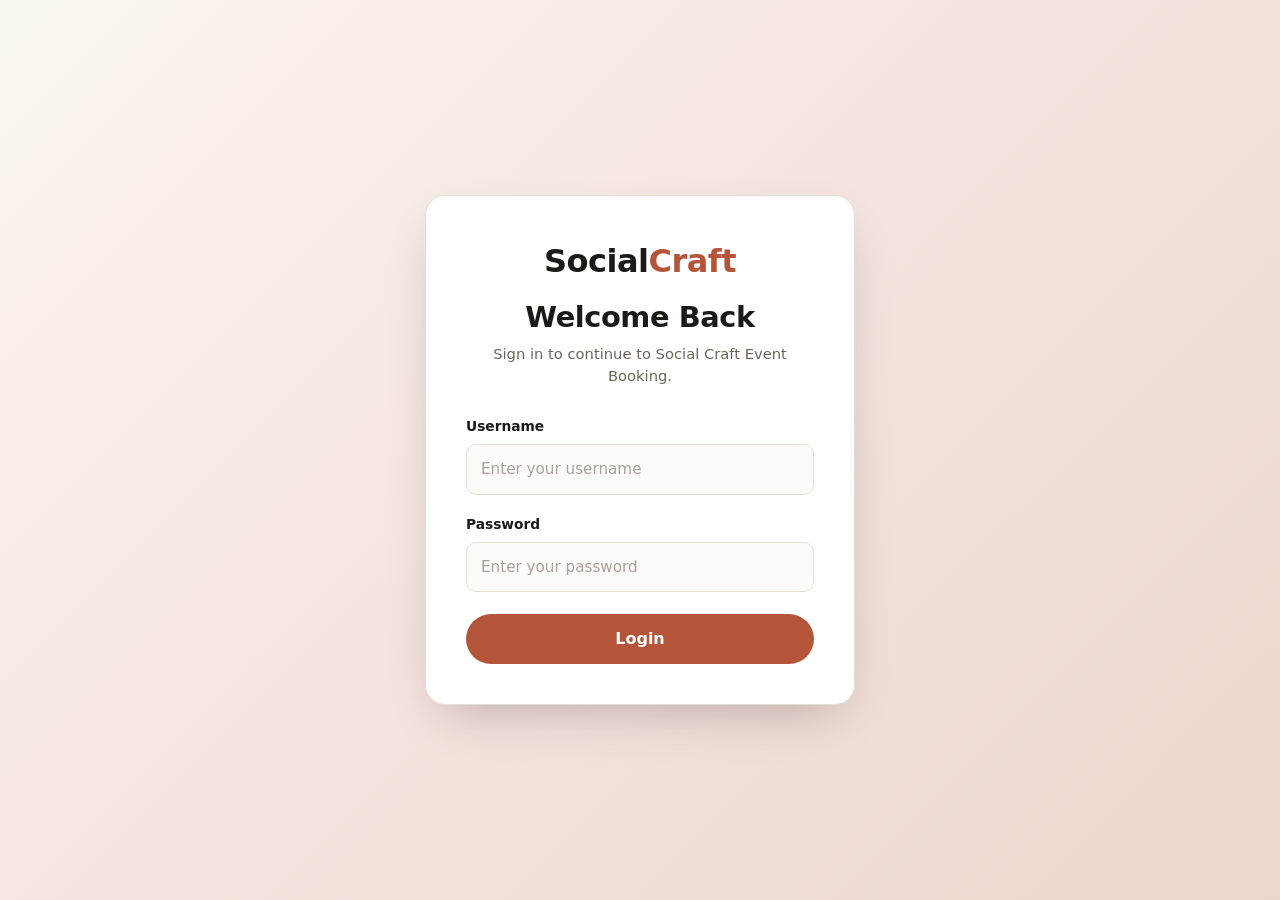
<file: admin.html>
<!DOCTYPE html>
<html lang="en">

<head>

  <meta charset="UTF-8">

  <meta
    name="viewport"
    content="width=device-width, initial-scale=1.0"
  >

  <title>Admin Dashboard | Social Craft</title>

  <link
    rel="stylesheet"
    href="style.css"
  >

</head>


<body class="admin-page">


<header class="admin-header">

  <div class="admin-brand">
    Social<span>Craft</span>
  </div>


  <div class="admin-user">

    <span>
      Welcome,
      <strong id="adminUsername">
        Admin
      </strong>
    </span>


    <button
      class="btn logout-btn"
      id="logoutBtn"
      type="button"
    >
      Logout
    </button>

  </div>

</header>



<main class="admin-main">


  <div class="admin-heading">

    <h1>
      Admin Dashboard
    </h1>

    <p>
      Manage Social Craft Event Booking.
    </p>

  </div>



  <section class="admin-grid">


    <div class="admin-card">

      <div class="admin-card-icon">
        📅
      </div>

      <h2>
        Events
      </h2>

      <p>
        View available workshops and events.
      </p>

      <a
        href="index.html#events"
        class="btn"
      >
        View Events
      </a>

    </div>



    <div class="admin-card">

      <div class="admin-card-icon">
        📋
      </div>

      <h2>
        Reservations
      </h2>

      <p>
        View all reservations made by users.
      </p>

      <a
        href="admin-reservations.html"
        class="btn"
      >
        View Reservations
      </a>

    </div>



    <div class="admin-card">

      <div class="admin-card-icon">
        👤
      </div>

      <h2>
        Users
      </h2>

      <p>
        Manage user accounts.
      </p>

      <a
        href="#users"
        class="btn"
      >
        Manage Users
      </a>

    </div>



  


  </section>


</main>



<footer>

  <div class="footer-inner">

    <strong>
      Social Craft Event Booking
    </strong>

    <span>
      Admin Dashboard
    </span>

  </div>

</footer>



<script src="admin.js"></script>

</body>

</html>
</file>
<file: style.css>
:root {
  --ink: #1c1a17;
  --muted: #6b645c;
  --cream: #faf6f0;
  --line: #e6ddd1;
  --accent: #b4553a;
  --accent-dark: #8f4029;
  --card: #ffffff;
  --radius: 14px;
}

* {
  box-sizing: border-box;
  margin: 0;
  padding: 0;
}

html {
  scroll-behavior: smooth;
}

body {
  font-family: 'Segoe UI', system-ui, -apple-system, sans-serif;
  background: var(--cream);
  color: var(--ink);
  line-height: 1.6;
}

a {
  color: inherit;
  text-decoration: none;
}

/* ---------- BUTTONS ---------- */

.btn {
  display: inline-block;
  border: none;
  cursor: pointer;
  background: var(--accent);
  color: #fff;
  font: inherit;
  font-weight: 600;
  padding: 11px 20px;
  border-radius: 999px;
  transition: background .18s ease, transform .18s ease;
}

.btn:hover {
  background: var(--accent-dark);
}

.btn:active {
  transform: scale(.98);
}

.btn.ghost {
  background: transparent;
  color: var(--ink);
  border: 1px solid var(--line);
}

.btn.ghost:hover {
  background: #fff;
  border-color: var(--accent);
  color: var(--accent);
}

.submit-btn {
  width: 100%;
}

/* ---------- HEADER ---------- */

header {
  position: sticky;
  top: 0;
  z-index: 50;
  background: rgba(250, 246, 240, .92);
  backdrop-filter: blur(10px);
  border-bottom: 1px solid var(--line);
}

.nav {
  max-width: 1100px;
  margin: 0 auto;
  padding: 14px 22px;
  display: flex;
  align-items: center;
  gap: 26px;
}

.brand {
  font-weight: 700;
  font-size: 1.15rem;
  letter-spacing: .3px;
}

.brand span {
  color: var(--accent);
}

.nav-links {
  display: flex;
  gap: 22px;
  margin-left: auto;
  font-size: .94rem;
  color: var(--muted);
}

.nav-links a:hover {
  color: var(--accent);
}

.menu-toggle {
  display: none;
  background: none;
  border: none;
  font-size: 1.5rem;
  cursor: pointer;
}

/* ---------- HERO ---------- */

.hero {
  max-width: 1100px;
  margin: 0 auto;
  padding: 72px 22px 52px;
  display: grid;
  grid-template-columns: 1.15fr .85fr;
  gap: 44px;
  align-items: center;
}

.hero h1 {
  font-size: clamp(2rem, 4.6vw, 3.2rem);
  line-height: 1.12;
  letter-spacing: -.7px;
}

.hero h1 em {
  color: var(--accent);
  font-style: normal;
}

.hero p {
  margin-top: 18px;
  color: var(--muted);
  font-size: 1.06rem;
  max-width: 46ch;
}

.hero-actions {
  margin-top: 28px;
  display: flex;
  gap: 12px;
  flex-wrap: wrap;
}

.hero-img {
  border-radius: var(--radius);
  overflow: hidden;
  aspect-ratio: 4 / 3;
  background: linear-gradient(135deg, #e8d9c6, #c9a88b);
  box-shadow: 0 18px 40px -20px rgba(28, 26, 23, .4);
}

.hero-img img {
  width: 100%;
  height: 100%;
  object-fit: cover;
  display: block;
}

/* ---------- SECTIONS ---------- */

section {
  max-width: 1100px;
  margin: 0 auto;
  padding: 22px;
  scroll-margin-top: 90px;
}

.section-head {
  display: flex;
  align-items: baseline;
  gap: 16px;
  flex-wrap: wrap;
  margin-bottom: 22px;
}

.section-head h2 {
  font-size: 1.5rem;
  letter-spacing: -.3px;
}

.section-head p {
  color: var(--muted);
  font-size: .94rem;
}

/* ---------- EVENT CARDS ---------- */

.grid {
  display: grid;
  grid-template-columns: repeat(auto-fill, minmax(280px, 1fr));
  gap: 20px;
}

.card {
  background: var(--card);
  border: 1px solid var(--line);
  border-radius: var(--radius);
  overflow: hidden;
  display: flex;
  flex-direction: column;
  transition: box-shadow .2s ease, transform .2s ease;
}

.card:hover {
  box-shadow: 0 14px 32px -18px rgba(28, 26, 23, .35);
  transform: translateY(-3px);
}

.card-top {
  padding: 20px 20px 14px;
}

.tag {
  display: inline-block;
  font-size: .72rem;
  font-weight: 700;
  letter-spacing: .7px;
  text-transform: uppercase;
  color: var(--accent);
  background: #f5e3dd;
  padding: 4px 10px;
  border-radius: 999px;
}

.card h3 {
  margin-top: 12px;
  font-size: 1.08rem;
  line-height: 1.3;
}

.card .desc {
  color: var(--muted);
  font-size: .9rem;
  margin-top: 8px;
}

.meta {
  margin-top: 14px;
  font-size: .85rem;
  color: var(--muted);
  display: grid;
  gap: 4px;
}

.meta b {
  color: var(--ink);
  font-weight: 600;
}

.card-bottom {
  margin-top: auto;
  padding: 14px 20px 18px;
  border-top: 1px solid var(--line);
  display: flex;
  align-items: center;
  gap: 12px;
}

.price {
  font-weight: 700;
}

.price small {
  display: block;
  font-weight: 400;
  color: var(--muted);
  font-size: .75rem;
}

.card-bottom .btn {
  margin-left: auto;
  padding: 9px 16px;
  font-size: .88rem;
}

.seats {
  font-size: .78rem;
  color: var(--muted);
}

.full {
  color: #a33;
  font-weight: 600;
}

/* ---------- ABOUT ---------- */

.about {
  background: #fff;
  border: 1px solid var(--line);
  border-radius: var(--radius);
  padding: 34px;
  display: grid;
  grid-template-columns: 1fr 1fr;
  gap: 34px;
  align-items: center;
  margin-top: 26px;
}

.about blockquote {
  font-size: 1.3rem;
  line-height: 1.4;
  font-weight: 600;
  letter-spacing: -.3px;
}

.about .detail {
  color: var(--muted);
  font-size: .93rem;
  margin-top: 14px;
}

.about dl {
  display: grid;
  gap: 14px;
  font-size: .92rem;
}

.about dt {
  font-size: .74rem;
  text-transform: uppercase;
  letter-spacing: .8px;
  color: var(--muted);
}

/* ---------- BOOKING FORM ---------- */

#booking {
  padding-top: 40px;
}

.form-wrap {
  background: #fff;
  border: 1px solid var(--line);
  border-radius: var(--radius);
  padding: 34px;
  max-width: 720px;
}

.field {
  margin-bottom: 18px;
}

.field label {
  display: block;
  font-size: .86rem;
  font-weight: 600;
  margin-bottom: 7px;
}

.field input,
.field select,
.field textarea {
  width: 100%;
  font: inherit;
  padding: 12px 14px;
  border: 1px solid var(--line);
  border-radius: 10px;
  background: #fdfbf8;
  color: var(--ink);
}

.field input:focus,
.field select:focus,
.field textarea:focus {
  outline: 2px solid var(--accent);
  outline-offset: 1px;
  background: #fff;
  border-color: var(--accent);
}

.row {
  display: grid;
  grid-template-columns: 1fr 1fr;
  gap: 16px;
}

.error {
  color: #a33;
  font-size: .8rem;
  margin-top: 5px;
  display: none;
}

.field.invalid .error {
  display: block;
}

.field.invalid input,
.field.invalid select {
  border-color: #a33;
  background: #fff7f6;
}

.total {
  background: #faf6f0;
  border: 1px dashed var(--line);
  border-radius: 10px;
  padding: 14px 16px;
  margin: 22px 0;
  display: flex;
  justify-content: space-between;
  font-weight: 600;
}

/* ---------- RESERVATIONS ---------- */

.res-item {
  background: #fff;
  border: 1px solid var(--line);
  border-radius: var(--radius);
  padding: 18px 20px;
  display: flex;
  gap: 16px;
  align-items: center;
  margin-bottom: 12px;
}

.res-item .info {
  flex: 1;
}

.res-item .info strong {
  display: block;
}

.res-item .info span {
  font-size: .85rem;
  color: var(--muted);
}

.pill {
  font-size: .72rem;
  font-weight: 700;
  text-transform: uppercase;
  letter-spacing: .6px;
  background: #e7f0e4;
  color: #3d6b38;
  padding: 5px 11px;
  border-radius: 999px;
}

.cancel {
  background: none;
  border: 1px solid var(--line);
  border-radius: 8px;
  padding: 7px 12px;
  font: inherit;
  font-size: .82rem;
  cursor: pointer;
  color: var(--muted);
}

.cancel:hover {
  border-color: #a33;
  color: #a33;
}

.empty {
  color: var(--muted);
  font-size: .93rem;
  font-style: italic;
}

/* ---------- TOAST ---------- */

#toast {
  position: fixed;
  left: 50%;
  bottom: 28px;
  transform: translate(-50%, 120%);
  background: var(--ink);
  color: #fff;
  padding: 13px 22px;
  border-radius: 999px;
  font-size: .9rem;
  box-shadow: 0 12px 30px -12px rgba(0, 0, 0, .5);
  transition: transform .3s cubic-bezier(.2, .9, .3, 1.2);
  z-index: 100;
}

#toast.show {
  transform: translate(-50%, 0);
}

/* ---------- FOOTER ---------- */

footer {
  border-top: 1px solid var(--line);
  margin-top: 56px;
  background: #fff;
}

.footer-inner {
  max-width: 1100px;
  margin: 0 auto;
  padding: 34px 22px;
  display: flex;
  justify-content: space-between;
  gap: 24px;
  flex-wrap: wrap;
  font-size: .88rem;
  color: var(--muted);
}

footer a:hover {
  color: var(--accent);
}

/* ---------- RESPONSIVE ---------- */

@media (max-width: 820px) {
  .hero {
    grid-template-columns: 1fr;
    padding-top: 46px;
  }

  .about {
    grid-template-columns: 1fr;
  }

  .nav-links {
    display: none;
    position: absolute;
    top: 100%;
    left: 0;
    right: 0;
    background: #fff;
    border-bottom: 1px solid var(--line);
    flex-direction: column;
    padding: 16px 22px;
    gap: 14px;
  }

  .nav-links.open {
    display: flex;
  }

  .menu-toggle {
    display: block;
    margin-left: auto;
  }

  .nav-links {
    margin-left: 0;
  }
}

@media (max-width: 600px) {
  .nav {
    gap: 12px;
  }

  .nav > .btn {
    display: none;
  }

  .hero {
    padding-left: 18px;
    padding-right: 18px;
  }

  .grid {
    grid-template-columns: 1fr;
  }

  .res-item {
    align-items: flex-start;
    flex-wrap: wrap;
  }

  .res-item .info {
    min-width: 180px;
  }
}

@media (max-width: 520px) {
  .row {
    grid-template-columns: 1fr;
  }

  .form-wrap,
  .about {
    padding: 24px;
  }

  section {
    padding-left: 18px;
    padding-right: 18px;
  }

  .hero-actions {
    flex-direction: column;
    align-items: stretch;
  }

  .hero-actions .btn {
    text-align: center;
  }
}

/* =========================================================
   LOGIN PAGE
   Social Craft Event Booking
========================================================= */

.login-page {
  min-height: 100vh;

  display: flex;
  align-items: center;
  justify-content: center;

  padding: 30px 18px;

  background:
    linear-gradient(
      135deg,
      #faf6f0 0%,
      #f5e3dd 50%,
      #ead6cc 100%
    );

  color: var(--ink);
}


/* =========================================================
   LOGIN CONTAINER
========================================================= */

.login-container {
  width: 100%;
  max-width: 430px;
}


/* =========================================================
   LOGIN CARD
========================================================= */

.login-card {
  width: 100%;

  background: var(--card);

  border: 1px solid var(--line);

  border-radius: 20px;

  padding: 40px;

  box-shadow:
    0 20px 50px -20px rgba(28, 26, 23, 0.30);

  text-align: center;
}


/* =========================================================
   LOGIN LOGO
========================================================= */

.login-logo {
  font-size: 2rem;

  font-weight: 800;

  letter-spacing: -0.5px;

  color: var(--ink);

  margin-bottom: 12px;
}


.login-logo span {
  color: var(--accent);
}


/* =========================================================
   LOGIN TITLE
========================================================= */

.login-card h1 {
  margin: 0;

  font-size: 1.8rem;

  line-height: 1.2;

  letter-spacing: -0.4px;

  color: var(--ink);
}


.login-subtitle {
  margin-top: 9px;
  margin-bottom: 28px;

  color: var(--muted);

  font-size: 0.92rem;

  line-height: 1.5;
}


/* =========================================================
   LOGIN FORM
========================================================= */

#loginForm {
  width: 100%;

  text-align: left;
}


/* =========================================================
   LOGIN FIELD
========================================================= */

.login-field {
  margin-bottom: 18px;
}


.login-field label {
  display: block;

  margin-bottom: 7px;

  font-size: 0.86rem;

  font-weight: 600;

  color: var(--ink);
}


.login-field input {
  width: 100%;

  padding: 12px 14px;

  border: 1px solid var(--line);

  border-radius: 10px;

  background: #fdfbf8;

  color: var(--ink);

  font: inherit;

  font-size: 0.95rem;

  outline: none;

  transition:
    border-color 0.18s ease,
    box-shadow 0.18s ease,
    background 0.18s ease;
}


.login-field input::placeholder {
  color: #aaa19a;
}


.login-field input:hover {
  border-color: #d7cabe;
}


.login-field input:focus {
  outline: 2px solid var(--accent);

  outline-offset: 1px;

  border-color: var(--accent);

  background: #fff;
}


/* =========================================================
   LOGIN BUTTON
========================================================= */

.login-btn {
  width: 100%;

  margin-top: 4px;

  padding: 12px 20px;

  border: none;

  text-align: center;

  font-weight: 600;

  cursor: pointer;
}


.login-btn:hover {
  background: var(--accent-dark);
}


/* =========================================================
   LOGIN ERROR
========================================================= */

.login-error {
  display: none;

  margin-bottom: 15px;

  padding: 10px 12px;

  border: 1px solid #e4b7b0;

  border-radius: 9px;

  background: #fff5f3;

  color: #a33;

  font-size: 0.82rem;

  line-height: 1.4;

  text-align: left;
}


.login-error.show {
  display: block;
}


/* =========================================================
   DEMO ACCOUNT BOX
========================================================= */

.login-demo {
  margin-top: 22px;

  padding: 15px 16px;

  border: 1px dashed var(--line);

  border-radius: 10px;

  background: var(--cream);

  text-align: left;

  color: var(--muted);

  font-size: 0.82rem;

  line-height: 1.5;
}


.login-demo strong {
  display: block;

  margin-bottom: 7px;

  color: var(--ink);

  font-size: 0.84rem;
}


.login-demo p {
  margin: 3px 0;
}


.login-demo b {
  color: var(--accent-dark);
}


/* =========================================================
   BACK TO HOME
========================================================= */

.back-home {
  display: inline-block;

  margin-top: 20px;

  color: var(--muted);

  font-size: 0.85rem;

  font-weight: 600;

  transition:
    color 0.18s ease;
}


.back-home:hover {
  color: var(--accent);
}


/* =========================================================
   LOGOUT BUTTON
   Optional button for index.html
========================================================= */

.logout-btn {
  border: none;

  cursor: pointer;

  font: inherit;

  font-weight: 600;
}


/* =========================================================
   LOGIN MOBILE
========================================================= */

@media (max-width: 520px) {

  .login-page {
    padding: 20px 15px;
  }


  .login-card {
    padding: 30px 22px;

    border-radius: 16px;
  }


  .login-logo {
    font-size: 1.75rem;
  }


  .login-card h1 {
    font-size: 1.55rem;
  }


  .login-subtitle {
    font-size: 0.86rem;

    margin-bottom: 24px;
  }

}


/* =========================================================
   VERY SMALL SCREEN
========================================================= */

@media (max-width: 360px) {

  .login-card {
    padding: 25px 18px;
  }


  .login-logo {
    font-size: 1.6rem;
  }


  .login-card h1 {
    font-size: 1.4rem;
  }

}

/* =========================================================
   LOGIN PAGE
========================================================= */

.login-page {
  min-height: 100vh;
  display: flex;
  align-items: center;
  justify-content: center;
  padding: 30px 18px;

  background:
    linear-gradient(
      135deg,
      #faf6f0 0%,
      #f5e3dd 50%,
      #ead6cc 100%
    );

  color: var(--ink);
}


.login-container {
  width: 100%;
  max-width: 430px;
}


.login-card {
  width: 100%;

  background: var(--card);

  border: 1px solid var(--line);

  border-radius: 20px;

  padding: 40px;

  box-shadow:
    0 20px 50px -20px
    rgba(28, 26, 23, 0.30);

  text-align: center;
}


.login-logo {
  font-size: 2rem;
  font-weight: 800;

  letter-spacing: -0.5px;

  color: var(--ink);

  margin-bottom: 12px;
}


.login-logo span {
  color: var(--accent);
}


.login-card h1 {
  margin: 0;

  font-size: 1.8rem;

  line-height: 1.2;

  color: var(--ink);
}


.login-subtitle {
  margin-top: 9px;
  margin-bottom: 28px;

  color: var(--muted);

  font-size: 0.92rem;

  line-height: 1.5;
}


#loginForm {
  width: 100%;
  text-align: left;
}


.login-field {
  margin-bottom: 18px;
}


.login-field label {
  display: block;

  margin-bottom: 7px;

  font-size: 0.86rem;

  font-weight: 600;

  color: var(--ink);
}


.login-field input {
  width: 100%;

  padding: 12px 14px;

  border: 1px solid var(--line);

  border-radius: 10px;

  background: #fdfbf8;

  color: var(--ink);

  font: inherit;

  font-size: 0.95rem;

  outline: none;

  box-sizing: border-box;

  transition:
    border-color 0.18s ease,
    box-shadow 0.18s ease,
    background 0.18s ease;
}


.login-field input:focus {
  border-color: var(--accent);

  background: #fff;

  box-shadow:
    0 0 0 3px
    rgba(180, 85, 58, 0.12);
}


.login-btn {
  width: 100%;

  margin-top: 4px;

  padding: 12px 20px;

  border: none;

  text-align: center;

  font-weight: 600;

  cursor: pointer;
}


.login-error {
  display: none;

  margin-bottom: 15px;

  padding: 10px 12px;

  border: 1px solid #e4b7b0;

  border-radius: 9px;

  background: #fff5f3;

  color: #a33;

  font-size: 0.82rem;

  line-height: 1.4;

  text-align: left;
}


.login-error.show {
  display: block;
}


.login-demo {
  margin-top: 22px;

  padding: 15px 16px;

  border: 1px dashed var(--line);

  border-radius: 10px;

  background: var(--cream);

  text-align: left;

  color: var(--muted);

  font-size: 0.82rem;

  line-height: 1.5;
}


.login-demo strong {
  display: block;

  margin-bottom: 7px;

  color: var(--ink);
}


.login-demo p {
  margin: 3px 0;
}


.login-demo b {
  color: var(--accent-dark);
}


.back-home {
  display: inline-block;

  margin-top: 20px;

  color: var(--muted);

  font-size: 0.85rem;

  font-weight: 600;
}


.back-home:hover {
  color: var(--accent);
}


/* =========================================================
   ADMIN PAGE
========================================================= */

.admin-page {
  min-height: 100vh;

  background: var(--cream);

  color: var(--ink);
}


.admin-header {
  position: sticky;

  top: 0;

  z-index: 100;

  min-height: 70px;

  padding: 0 6%;

  display: flex;

  align-items: center;

  justify-content: space-between;

  gap: 20px;

  background: var(--card);

  border-bottom: 1px solid var(--line);

  box-shadow:
    0 5px 20px
    rgba(28, 26, 23, 0.06);
}


.admin-brand {
  font-size: 1.6rem;

  font-weight: 800;

  color: var(--ink);
}


.admin-brand span {
  color: var(--accent);
}


.admin-user {
  display: flex;

  align-items: center;

  gap: 15px;

  color: var(--muted);

  font-size: 0.9rem;
}


.admin-user strong {
  color: var(--ink);
}


.logout-btn {
  border: none;

  cursor: pointer;

  font: inherit;

  font-weight: 600;
}


.admin-main {
  width: min(1100px, 90%);

  margin: 0 auto;

  padding: 55px 0 70px;
}


.admin-heading {
  margin-bottom: 35px;
}


.admin-heading h1 {
  margin: 0 0 8px;

  font-size: clamp(
    2rem,
    4vw,
    3rem
  );

  letter-spacing: -1px;
}


.admin-heading p {
  margin: 0;

  color: var(--muted);

  font-size: 1rem;
}


.admin-grid {
  display: grid;

  grid-template-columns:
    repeat(2, minmax(0, 1fr));

  gap: 22px;
}


.admin-card {
  padding: 28px;

  background: var(--card);

  border: 1px solid var(--line);

  border-radius: var(--radius);

  box-shadow:
    0 12px 30px
    rgba(28, 26, 23, 0.07);
}


.admin-card-icon {
  width: 50px;
  height: 50px;

  display: flex;

  align-items: center;
  justify-content: center;

  margin-bottom: 18px;

  border-radius: 12px;

  background: var(--cream);

  font-size: 1.5rem;
}


.admin-card h2 {
  margin: 0 0 8px;

  font-size: 1.3rem;
}


.admin-card p {
  min-height: 45px;

  margin: 0 0 20px;

  color: var(--muted);

  line-height: 1.5;
}


.admin-panel {
  margin-top: 30px;

  padding: 28px;

  background: var(--card);

  border: 1px solid var(--line);

  border-radius: var(--radius);

  box-shadow:
    0 12px 30px
    rgba(28, 26, 23, 0.07);
}


.admin-panel-header {
  display: flex;

  align-items: flex-start;

  justify-content: space-between;

  gap: 20px;

  margin-bottom: 25px;
}


.admin-panel-header h2 {
  margin: 0 0 6px;
}


.admin-panel-header p {
  margin: 0;

  color: var(--muted);

  font-size: 0.9rem;
}


.panel-close {
  width: 35px;
  height: 35px;

  border: 1px solid var(--line);

  border-radius: 8px;

  background: var(--cream);

  color: var(--ink);

  font-size: 1.4rem;

  line-height: 1;

  cursor: pointer;
}


.users-list {
  display: flex;

  flex-direction: column;

  gap: 10px;
}


.user-item {
  display: flex;

  align-items: center;

  justify-content: space-between;

  gap: 15px;

  padding: 15px 17px;

  border: 1px solid var(--line);

  border-radius: 10px;

  background: #fdfbf8;
}


.user-information {
  display: flex;

  align-items: center;

  gap: 12px;
}


.user-information strong {
  color: var(--ink);
}


.user-role {
  padding: 4px 8px;

  border-radius: 20px;

  background: #f1e5df;

  color: var(--accent-dark);

  font-size: 0.7rem;

  font-weight: 700;

  letter-spacing: 0.4px;
}


.delete-user-btn {
  padding: 7px 12px;

  border: 1px solid #e0b8ae;

  border-radius: 7px;

  background: #fff5f3;

  color: #a33;

  cursor: pointer;

  font: inherit;

  font-size: 0.8rem;

  font-weight: 600;
}


.delete-user-btn:disabled {
  opacity: 0.5;

  cursor: not-allowed;
}


.admin-form {
  max-width: 600px;
}


.admin-field {
  margin-bottom: 18px;
}


.admin-field label {
  display: block;

  margin-bottom: 7px;

  font-size: 0.86rem;

  font-weight: 600;
}


.admin-field input,
.admin-field select {
  width: 100%;

  box-sizing: border-box;

  padding: 12px 14px;

  border: 1px solid var(--line);

  border-radius: 9px;

  background: #fdfbf8;

  color: var(--ink);

  font: inherit;

  outline: none;
}


.admin-field input:focus,
.admin-field select:focus {
  border-color: var(--accent);

  box-shadow:
    0 0 0 3px
    rgba(180, 85, 58, 0.12);
}


.admin-message {
  display: none;

  margin-bottom: 18px;

  padding: 10px 12px;

  border-radius: 8px;

  font-size: 0.85rem;
}


.admin-message.success {
  display: block;

  background: #eef8ef;

  border: 1px solid #b8d8bb;

  color: #36733c;
}


.admin-message.error {
  display: block;

  background: #fff5f3;

  border: 1px solid #e4b7b0;

  color: #a33;
}


/* =========================================================
   MOBILE
========================================================= */

@media (max-width: 700px) {

  .admin-header {
    padding: 15px 5%;

    flex-direction: column;

    align-items: flex-start;
  }


  .admin-user {
    width: 100%;

    justify-content: space-between;
  }


  .admin-main {
    width: 92%;

    padding-top: 35px;
  }


  .admin-grid {
    grid-template-columns: 1fr;
  }


  .admin-card {
    padding: 23px;
  }


  .admin-panel {
    padding: 20px;
  }


  .user-item {
    align-items: flex-start;

    flex-direction: column;
  }


  .user-information {
    width: 100%;

    justify-content: space-between;
  }

}


@media (max-width: 520px) {

  .login-page {
    padding: 20px 15px;
  }


  .login-card {
    padding: 30px 22px;

    border-radius: 16px;
  }


  .login-logo {
    font-size: 1.75rem;
  }


  .login-card h1 {
    font-size: 1.55rem;
  }

}

/* =========================================================
   MY BOOKINGS
========================================================= */

.bookings-main {
  width: min(1000px, 90%);
  margin: 0 auto;
  padding: 60px 0 80px;
}


.my-bookings-list {
  display: grid;
  gap: 20px;
}


.booking-card {
  padding: 25px;

  background: var(--card);

  border: 1px solid var(--line);

  border-radius: var(--radius);

  box-shadow:
    0 10px 30px
    rgba(28, 26, 23, 0.07);
}


.booking-card-top {
  display: flex;

  align-items: flex-start;

  justify-content: space-between;

  gap: 20px;

  padding-bottom: 20px;

  border-bottom: 1px solid var(--line);
}


.booking-category {
  display: inline-block;

  margin-bottom: 7px;

  color: var(--accent);

  font-size: 0.75rem;

  font-weight: 700;

  text-transform: uppercase;

  letter-spacing: 0.5px;
}


.booking-card h2 {
  margin: 0;

  font-size: 1.35rem;
}


.booking-status {
  padding: 6px 10px;

  border-radius: 20px;

  background: #eef8ef;

  color: #36733c;

  font-size: 0.75rem;
}


.booking-details {
  display: grid;

  grid-template-columns:
    repeat(4, 1fr);

  gap: 15px;

  padding: 20px 0;
}


.booking-details div {
  display: flex;

  flex-direction: column;

  gap: 5px;
}


.booking-details span,
.admin-reservation-grid span {
  color: var(--muted);

  font-size: 0.75rem;
}


.booking-details strong,
.admin-reservation-grid strong {
  color: var(--ink);

  font-size: 0.9rem;
}


.booking-customer {
  padding-top: 18px;

  border-top: 1px solid var(--line);

  color: var(--muted);

  font-size: 0.85rem;
}


.booking-customer strong {
  color: var(--ink);
}


.booking-customer p {
  margin: 5px 0;
}


.no-bookings {
  padding: 50px 25px;

  background: var(--card);

  border: 1px solid var(--line);

  border-radius: var(--radius);

  text-align: center;
}


.no-bookings h2 {
  margin-top: 0;
}


.no-bookings p {
  color: var(--muted);

  margin-bottom: 20px;
}


/* =========================================================
   ADMIN RESERVATIONS
========================================================= */

.admin-reservations {
  display: grid;

  gap: 20px;
}


.admin-reservation-card {
  padding: 25px;

  background: var(--card);

  border: 1px solid var(--line);

  border-radius: var(--radius);

  box-shadow:
    0 10px 30px
    rgba(28, 26, 23, 0.07);
}


.admin-reservation-header {
  display: flex;

  align-items: flex-start;

  justify-content: space-between;

  gap: 20px;

  padding-bottom: 20px;

  border-bottom: 1px solid var(--line);
}


.admin-reservation-header h2 {
  margin: 0;
}


.admin-reservation-header > strong {
  color: var(--accent);

  font-size: 1.1rem;
}


.admin-reservation-grid {
  display: grid;

  grid-template-columns:
    repeat(4, 1fr);

  gap: 20px;

  padding-top: 20px;
}


.admin-reservation-grid div {
  display: flex;

  flex-direction: column;

  gap: 5px;
}


@media (max-width: 700px) {

  .booking-details {
    grid-template-columns:
      repeat(2, 1fr);
  }


  .admin-reservation-grid {
    grid-template-columns:
      repeat(2, 1fr);
  }


  .booking-card-top,
  .admin-reservation-header {
    flex-direction: column;
  }

}


@media (max-width: 450px) {

  .booking-details,
  .admin-reservation-grid {
    grid-template-columns: 1fr;
  }

}
</file>
